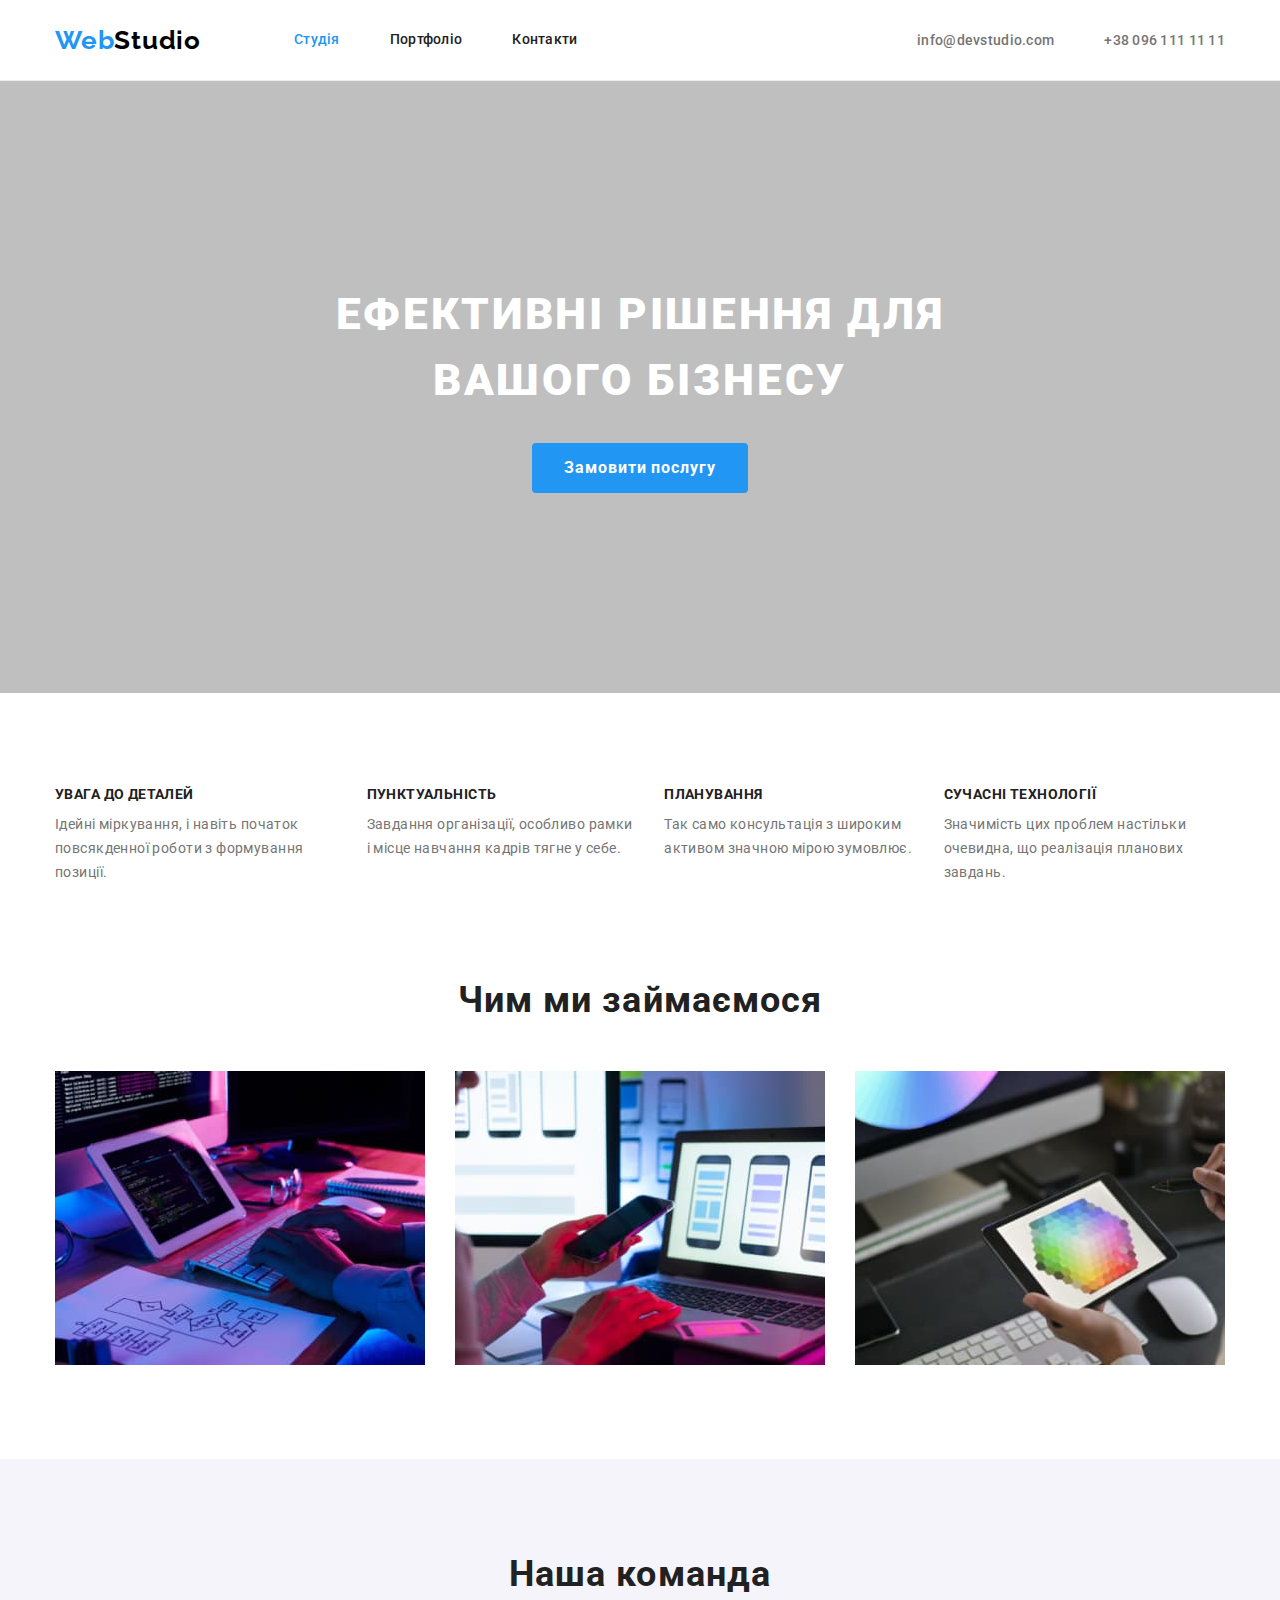
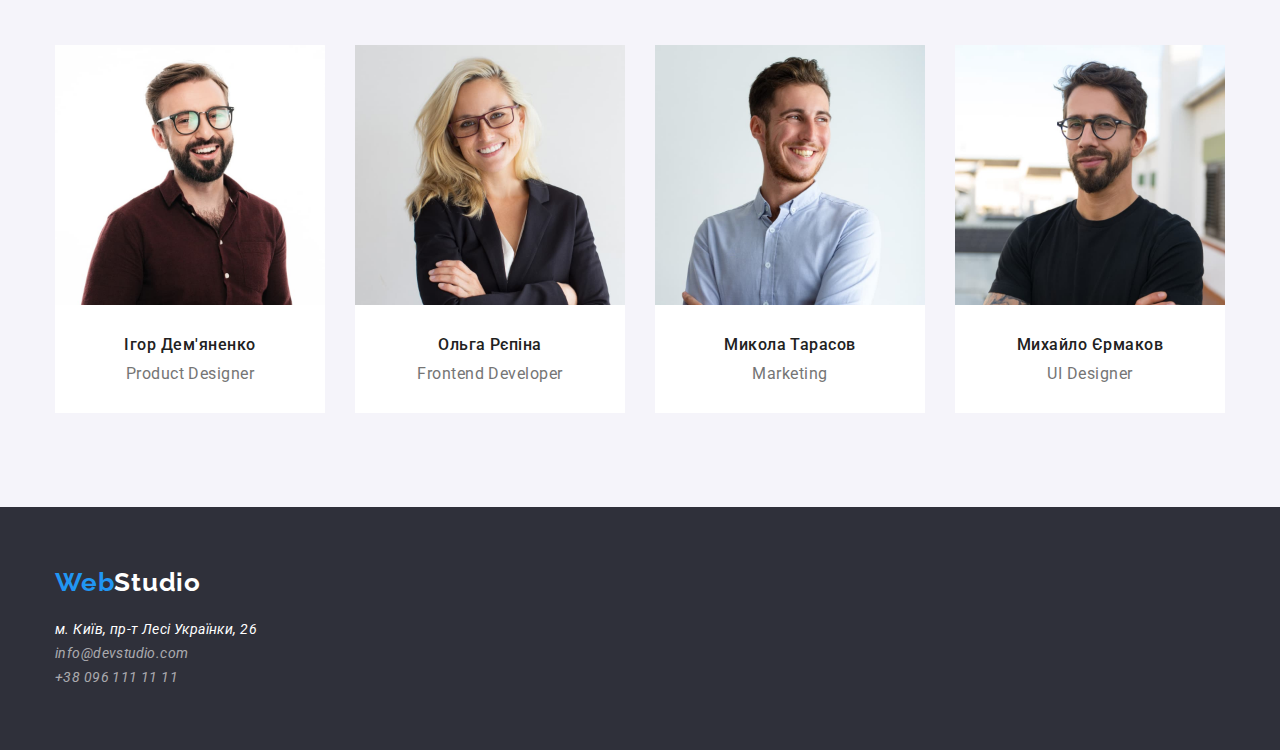
<file: index.html>
<!DOCTYPE html>
<html lang="uk">
<head>
    <meta charset="UTF-8">
    <meta http-equiv="X-UA-Compatible" content="IE=edge">
    <meta name="viewport" content="width=device-width, initial-scale=1.0">
    
    <title>Головна</title>

    <link rel="preconnect" href="https://fonts.googleapis.com">
    <link rel="preconnect" href="https://fonts.gstatic.com" crossorigin>
    <link href="https://fonts.googleapis.com/css2?family=Raleway:wght@700&family=Roboto:wght@400;500;700;900&display=swap" rel="stylesheet">
    <link rel="stylesheet"  href="https://cdnjs.cloudflare.com/ajax/libs/modern-normalize/1.0.0/modern-normalize.min.css" />
    <link rel="stylesheet" href="./css/style.css">
</head>
<body>
    <header class=" main-header">
        <!-- navigation-->
        <div class="container header">
           
            <a  class="logo link" href="./index.html" ><span class="logo-color">Web</span>Studio</a>
            <nav>
              <ul class="list site-nav">
                <li class="nav-item"><a class="link nav-link activ" href="./index.html" >Студія</a></li>
                <li class="nav-item"><a class="link nav-link" href="./portfolio.html" >Портфоліо</a></li>
                <li class="nav-item"><a class="link nav-link" href="#contact" >Контакти</a></li>
              </ul>
           </nav>
            <ul class="list contact">
                <li><a class="link contact-link" href="mailto:info@devstudio.com">info@devstudio.com</a></li>
                <li><a class="link contact-link" href="tel:+380961111111">+38 096 111 11 11</a></li>
            </ul>
         </div>
        
    </header>

    <main>
        <!-- HERO-->
<section class="hero">
    <div class="container">
        <h1 class="hero-title"> Ефективні рішення для <br>вашого бізнесу </h1>
        <button class="hero-btn">Замовити послугу</button>
    </div>

</section>
<!-- SPECIAL-----osobennsti -->
<section class="container">
    <h2 class="visually-hidden">Особливості</h2>
    <ul class="list special">
        <li>
            <h3 class="special-title">УВАГА ДО ДЕТАЛЕЙ</h3>
            <p class="special-desc">Ідейні міркування, і навіть початок повсякденної роботи з формування позиції.</p>
        </li>
        <li>
            <h3 class="special-title">ПУНКТУАЛЬНІСТЬ</h3>
            <p class="special-desc">Завдання організації, особливо рамки і місце навчання кадрів тягне у себе.</p>
        </li>
        <li>
            <h3 class="special-title">ПЛАНУВАННЯ</h3>
            <p class="special-desc">Так само консультація з широким активом значною мірою зумовлює.</p>
        </li>
        <li>
            <h3 class="special-title">СУЧАСНІ ТЕХНОЛОГІЇ</h3>
            <p class="special-desc">Значимість цих проблем настільки очевидна, що реалізація планових завдань.</p>
        </li>
    </ul>
</section>
<!-- ----DOING------Чим ми займаємося-->
<section class="container">
    <h2 class="doing-title">Чим ми займаємося</h2>
    <ul class="list doing">
        <li>
            <img src="./images/img1.jpg" alt="img1" width="370" >
        </li>
        <li>
            <img src="./images/img2.jpg" alt="img2" width="370" >
        </li>
        <li>
            <img src="./images/img3.jpg" alt="img3" width="370" >
        </li>
    </ul>
</section>
<!--Наша команда-->
<section class="team-section ">
    <div class="container team">
        <h2 class="team-title">Наша команда</h2>
    <ul class="list teamList">
        <li class="team-item">
            <img src="./images/pers1.jpg" alt="pers1" width="270" >
            <h3 class="teamList-title">Ігор Дем'яненко</h3>
            <p class="teamList-desc">Product Designer</p>
        </li>
        <li class="team-item">
            <img src="./images/pers2.jpg" alt="pers2" width="270">
            <h3 class="teamList-title">Ольга Рєпіна</h3>
            <p class="teamList-desc">Frontend Developer</p>
        </li>
        <li class="team-item">
            <img src="./images/pers3.jpg" alt="pers3" width="270">
            <h3 class="teamList-title">Микола Тарасов</h3>
            <p class="teamList-desc">Marketing</p>
        </li>
        <li class="team-item">
            <img src="./images/pers4.jpg" alt="pers4" width="270">
            <h3 class="teamList-title">Михайло Єрмаков</h3>
            <p class="teamList-desc">UI Designer</p>
        </li>
    </ul>
    </div>
    
</section>
     </main>
<!--adress-->
<footer class="footer" id="contact">
    <div class="container ">
        <a class="link logo-footer" href="./index.html" ><span class="logo-color">Web</span>Studio</a>
        <address class="adress"> м. Київ, пр-т Лесі Українки, 26
        <br>
        <a class="link adress-link" href="mailto:info@devstudio.com">info@devstudio.com</a>
        <br>
        <a class="link adress-link" href="tel:+380961111111">+38 096 111 11 11</a>    
</address>
    </div>
</footer>
</body>
</html>
</file>
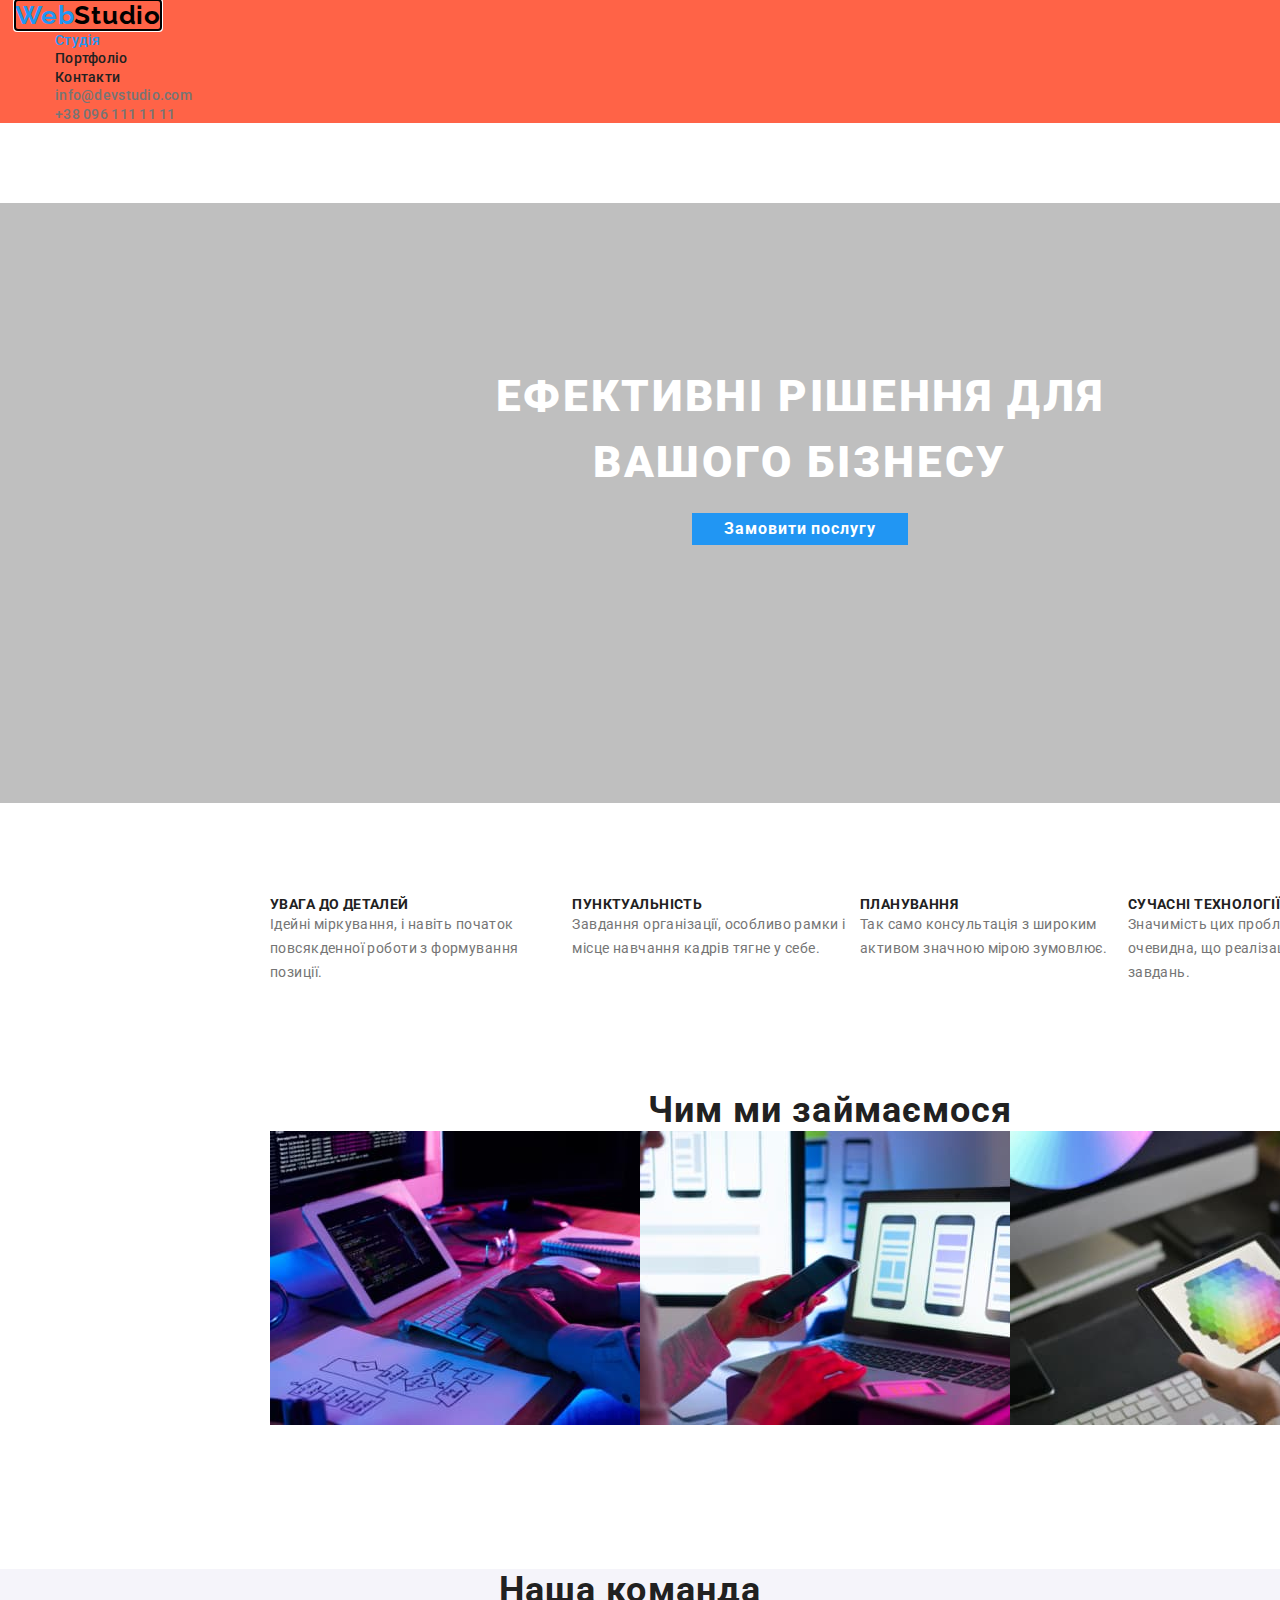
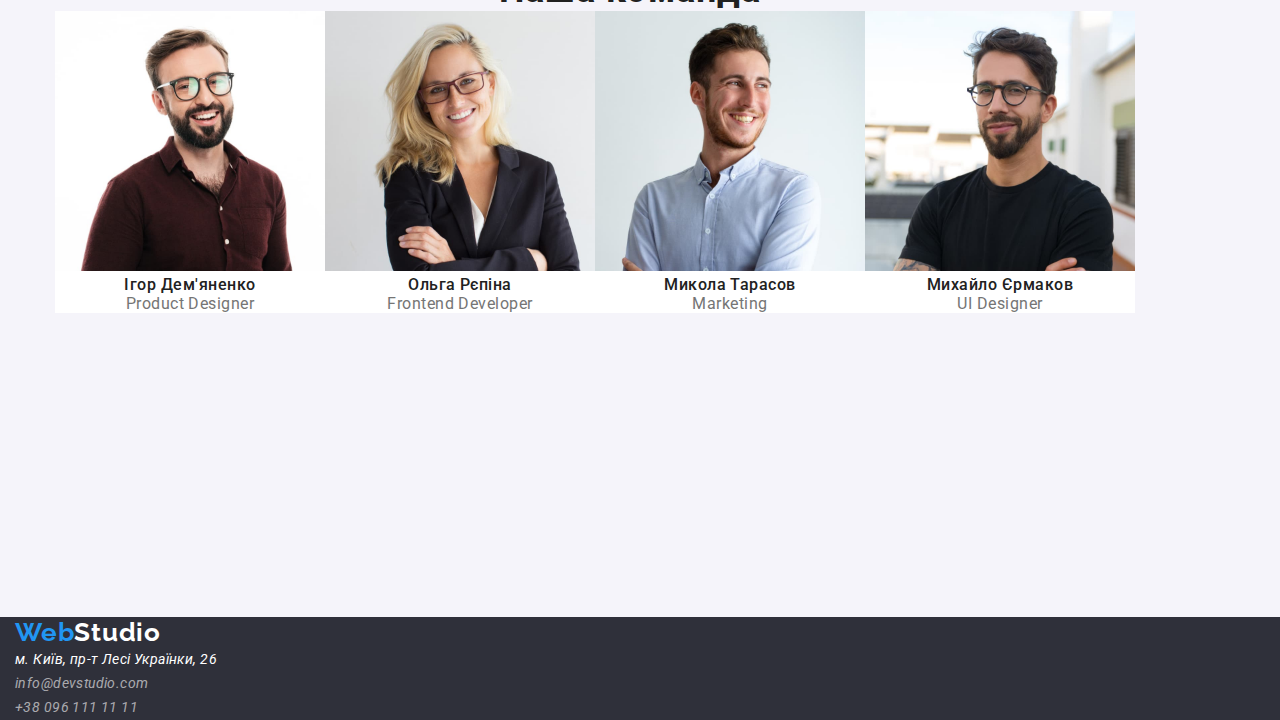
<file: .vscode/index.html>
<!DOCTYPE html>
<html lang="uk">
<head>
    
    <meta charset="UTF-8">
    <meta http-equiv="X-UA-Compatible" content="IE=edge">
    <meta name="viewport" content="width=device-width, initial-scale=1.0">
    <title>Головна</title>
    <link rel="preconnect" href="https://fonts.googleapis.com">
<link rel="preconnect" href="https://fonts.gstatic.com" crossorigin>
<link href="https://fonts.googleapis.com/css2?family=Raleway:wght@700&family=Roboto:wght@400;500;700;900&display=swap" rel="stylesheet">
<link rel="stylesheet"  href="https://cdnjs.cloudflare.com/ajax/libs/modern-normalize/1.0.0/modern-normalize.min.css" />
<link rel="stylesheet" href="./css/style.css">
</head>
<body>

    <header class="header">
       <div class="conteiner header-style">
        <a  class="logo link" href="./index.html" ><span class="logo-color">Web</span>Studio</a>
        <!-- navigation-->
        <nav>
          <ul class="list nav-list">
            <li><a class="link nav-link activ" href="./index.html" >Студія</a></li>
            <li><a class="link nav-link" href="./portfolio.html" >Портфоліо</a></li>
            <li><a class="link nav-link" href="#contact" >Контакти</a></li>
          </ul>
       </nav>
        <ul class="list">
            <li><a class="link contact-link" href="mailto:info@devstudio.com">info@devstudio.com</a></li>
            <li><a class="link contact-link" href="tel:+380961111111">+38 096 111 11 11</a></li>
        </ul>
       </div>
    </header>

    <main>
        <!-- HERO-->
<section class="hero">
    <div>
<h1 class="hero-title"> Ефективні рішення для <br>вашого бізнесу </h1>
<button class="hero-btn">Замовити послугу</button>
    </div>
</section>
<!-- SPECIAL-----osobennsti -->
<section class="special">
    <div class="conteiner">
        <h2 class="visually-hidden">Особливості</h2>
        <ul class="list special-list">
            <li>
                <h3 class="special-title">УВАГА ДО ДЕТАЛЕЙ</h3>
                <p class="special-desc">Ідейні міркування, і навіть початок повсякденної роботи з формування позиції.</p>
            </li>
            <li>
                <h3 class="special-title">ПУНКТУАЛЬНІСТЬ</h3>
                <p class="special-desc">Завдання організації, особливо рамки і місце навчання кадрів тягне у себе.</p>
            </li>
            <li>
                <h3 class="special-title">ПЛАНУВАННЯ</h3>
                <p class="special-desc">Так само консультація з широким активом значною мірою зумовлює.</p>
            </li>
            <li>
                <h3 class="special-title">СУЧАСНІ ТЕХНОЛОГІЇ</h3>
                <p class="special-desc">Значимість цих проблем настільки очевидна, що реалізація планових завдань.</p>
        </li>
        </ul>
    
    </div>
</section>
<!-- ----DOING------Чим ми займаємося-->
<section class="doing">
    <div class="conteiner">
        <h2 class="doing-title">Чим ми займаємося</h2>
        <ul class="list doing-list">
            <li>
                <img src="./images/img1.jpg" alt="img1" width="370" >
            </li>
            <li>
                <img src="./images/img2.jpg" alt="img2" width="370" >
            </li>
            <li>
                <img src="./images/img3.jpg" alt="img3" width="370" >
            </li>
        </ul>
    </div>
    
</section>
<!--Наша команда-->
<section class="team">
    <div class="conteiner">
        <h2 class="conteiner team-title">Наша команда</h2>
        <ul class="list teamList">
            <li class="team-item">
                <img src="./images/pers1.jpg" alt="pers1" width="270" >
                <h3 class="teamList-title">Ігор Дем'яненко</h3>
                <p class="teamList-desc">Product Designer</p>
            </li>
            <li class="team-item">
                <img src="./images/pers2.jpg" alt="pers2" width="270">
                <h3 class="teamList-title">Ольга Рєпіна</h3>
                <p class="teamList-desc">Frontend Developer</p>
            </li>
            <li class="team-item">
                <img src="./images/pers3.jpg" alt="pers3" width="270">
                <h3 class="teamList-title">Микола Тарасов</h3>
                <p class="teamList-desc">Marketing</p>
            </li>
            <li class="team-item">
                <img src="./images/pers4.jpg" alt="pers4" width="270">
                <h3 class="teamList-title">Михайло Єрмаков</h3>
                <p class="teamList-desc">UI Designer</p>
            </li>
        </ul>
    </div>
</section>
     </main>
<!--adress-->
<footer class="footer" id="contact">
    <div class="conteiner">
        <a class="link logo-footer" href="./index.html" ><span class="logo-color">Web</span>Studio</a>
        <address class="adress"> м. Київ, пр-т Лесі Українки, 26
            <br>
            <a class="link adress-link" href="mailto:info@devstudio.com">info@devstudio.com</a>
            <br>
            <a class="link adress-link" href="tel:+380961111111">+38 096 111 11 11</a>    
        </address>
    </div>
</footer>
</body>
</html>
</file>
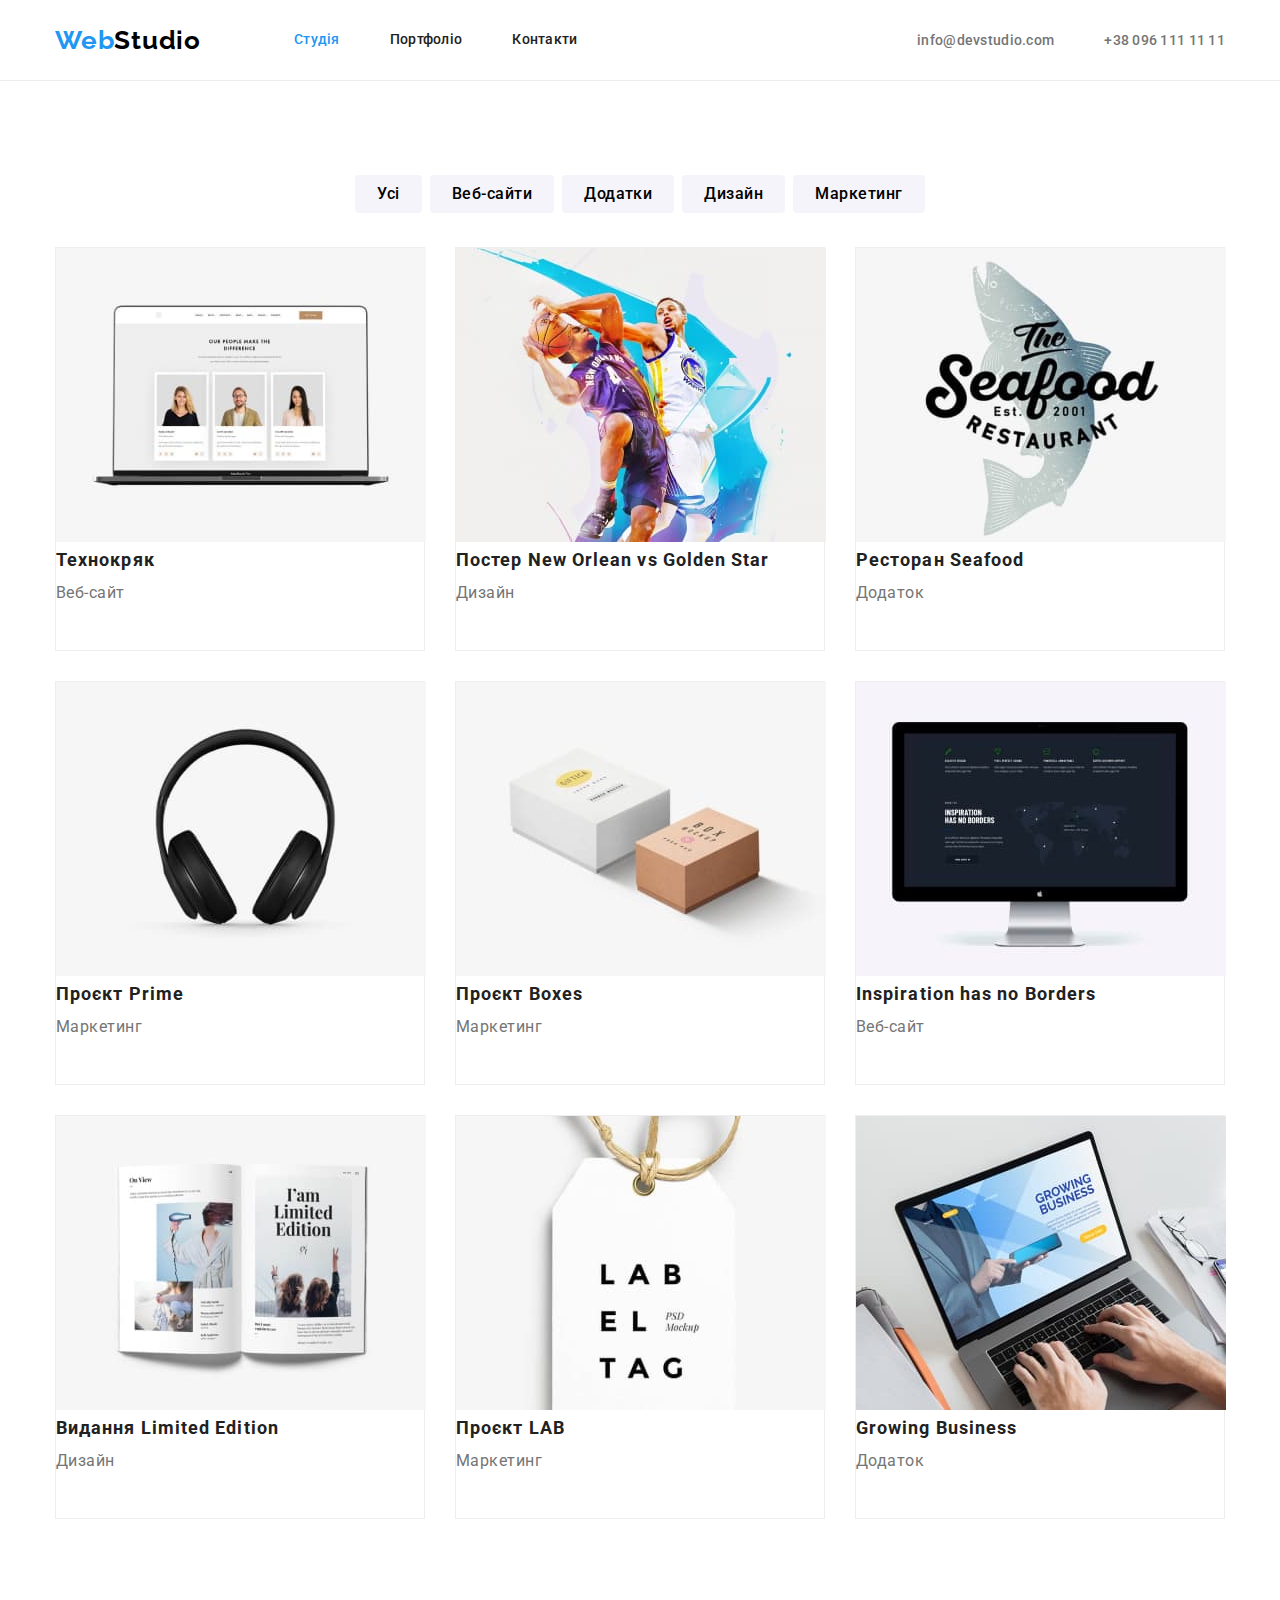
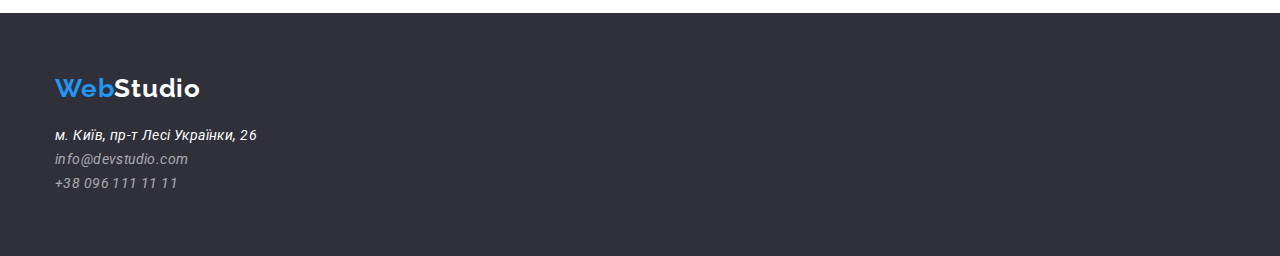
<file: portfolio.html>
<!DOCTYPE html>
<html lang="uk">
    <head>
    
        <meta charset="UTF-8">
        <meta http-equiv="X-UA-Compatible" content="IE=edge">
        <meta name="viewport" content="width=device-width, initial-scale=1.0">
        <title>Головна</title>
        <link rel="preconnect" href="https://fonts.googleapis.com">
    <link rel="preconnect" href="https://fonts.gstatic.com" crossorigin>
    <link href="https://fonts.googleapis.com/css2?family=Raleway:wght@700&family=Roboto:wght@400;500;700;900&display=swap" rel="stylesheet">
    <link rel="stylesheet"  href="https://cdnjs.cloudflare.com/ajax/libs/modern-normalize/1.0.0/modern-normalize.min.css" />
    <link rel="stylesheet" href="./css/style.css">
    </head>
    <body>
    
        <header class=" main-header">
            <!-- navigation-->
            <div class="container header">
              
               <a  class="logo link" href="./index.html" ><span class="logo-color">Web</span>Studio</a>
               <nav>
                 <ul class="list site-nav">
                   <li class="nav-item"><a class="link nav-link activ" href="./index.html" >Студія</a></li>
                   <li class="nav-item"><a class="link nav-link" href="./portfolio.html" >Портфоліо</a></li>
                   <li class="nav-item"><a class="link nav-link" href="#contact" >Контакти</a></li>
                 </ul>
              </nav>
               <ul class="list contact">
                   <li><a class="link contact-link" href="mailto:info@devstudio.com">info@devstudio.com</a></li>
                   <li><a class="link contact-link" href="tel:+380961111111">+38 096 111 11 11</a></li>
               </ul>
            </div>
           
       </header>

    <main>
    <section>
       <div class="container">
        <div class="main-portfolio">
            <ul class="list filter-list ">
                <li>
                    <button class=" filter-btn" type="button">Усі</button>
                </li>
                <li>
                    <button class=" filter-btn" type="button">Веб-сайти</button>
                </li>
                <li>
                    <button class=" filter-btn" type="button">Додатки</button>
                </li>
                <li>
                    <button class=" filter-btn" type="button">Дизайн</button>
                </li>
                <li>
                    <button class=" filter-btn" type="button">Маркетинг</button>
                </li>

            </ul>

            <h1 class="visually-hidden">Портфоліо</h1>
            <ul class="list portfolio">
                <li  class="portfolio-item">
                    <img src="./images/1tehno.jpg" alt="1tehno" width="370">
                    <h2 class="portfolio-title">Технокряк</h2>
                    <p class="portfolio-desc">Веб-сайт</p>
                </li>
                <li class="portfolio-item">
                    <img src="./images/2poster.jpg" alt="poster" width="370">
                    <h2 class="portfolio-title">Постер New Orlean vs Golden Star</h2>
                    <p class="portfolio-desc">Дизайн</p>
                </li>
                <li class="portfolio-item">
                    <img src="./images/3restaurant.jpg" alt="restaurant" width="370">
                    <h2 class="portfolio-title">Ресторан Seafood</h2>
                    <p class="portfolio-desc">Додаток</p>
                
                </li>
                <li class="portfolio-item">
                    <img src="./images/4prime.jpg" alt="prime" width="370">
                    <h2 class="portfolio-title">Проєкт Prime</h2>
                    <p class="portfolio-desc">Маркетинг</p>
                </li>
                <li class="portfolio-item">
                    <img src="./images/5boxes.jpg" alt="boxes" width="370">
                    <h2 class="portfolio-title">Проєкт Boxes</h2>
                    <p class="portfolio-desc">Маркетинг</p>
                </li>
                <li class="portfolio-item">
                    <img src="./images/6inspir.jpg" alt="inspir" width="370">
                    <h2 class="portfolio-title">Inspiration has no Borders</h2>
                    <p class="portfolio-desc">Веб-сайт</p>
                </li>
                <li class="portfolio-item">
                    <img src="./images/7jornal.jpg" alt="jornal" width="370">
                    <h2 class="portfolio-title">Видання Limited Edition</h2>
                    <p class="portfolio-desc">Дизайн</p>
                </li>
                <li class="portfolio-item">
                    <img src="./images/8lab.jpg" alt="lab" width="370">
                    <h2 class="portfolio-title">Проєкт LAB</h2>
                    <p class="portfolio-desc">Маркетинг</p>
                </li>
                <li class="portfolio-item">
                    <img src="./images/9grow.jpg" alt="img1" width="370">
                    <h2 class="portfolio-title">Growing Business</h2>
                    <p class="portfolio-desc">Додаток</p>
                </li>
            </ul>
        </div>
        </div>
    </section>
</main>
<footer class="footer" id="contact">
    <div class="container ">
        <a class="link logo-footer" href="./index.html" ><span class="logo-color">Web</span>Studio</a>
        <address class="adress"> м. Київ, пр-т Лесі Українки, 26
        <br>
        <a class="link adress-link" href="mailto:info@devstudio.com">info@devstudio.com</a>
        <br>
        <a class="link adress-link" href="tel:+380961111111">+38 096 111 11 11</a>    
</address>
    </div>
</footer>

</body>
</html>
</file>
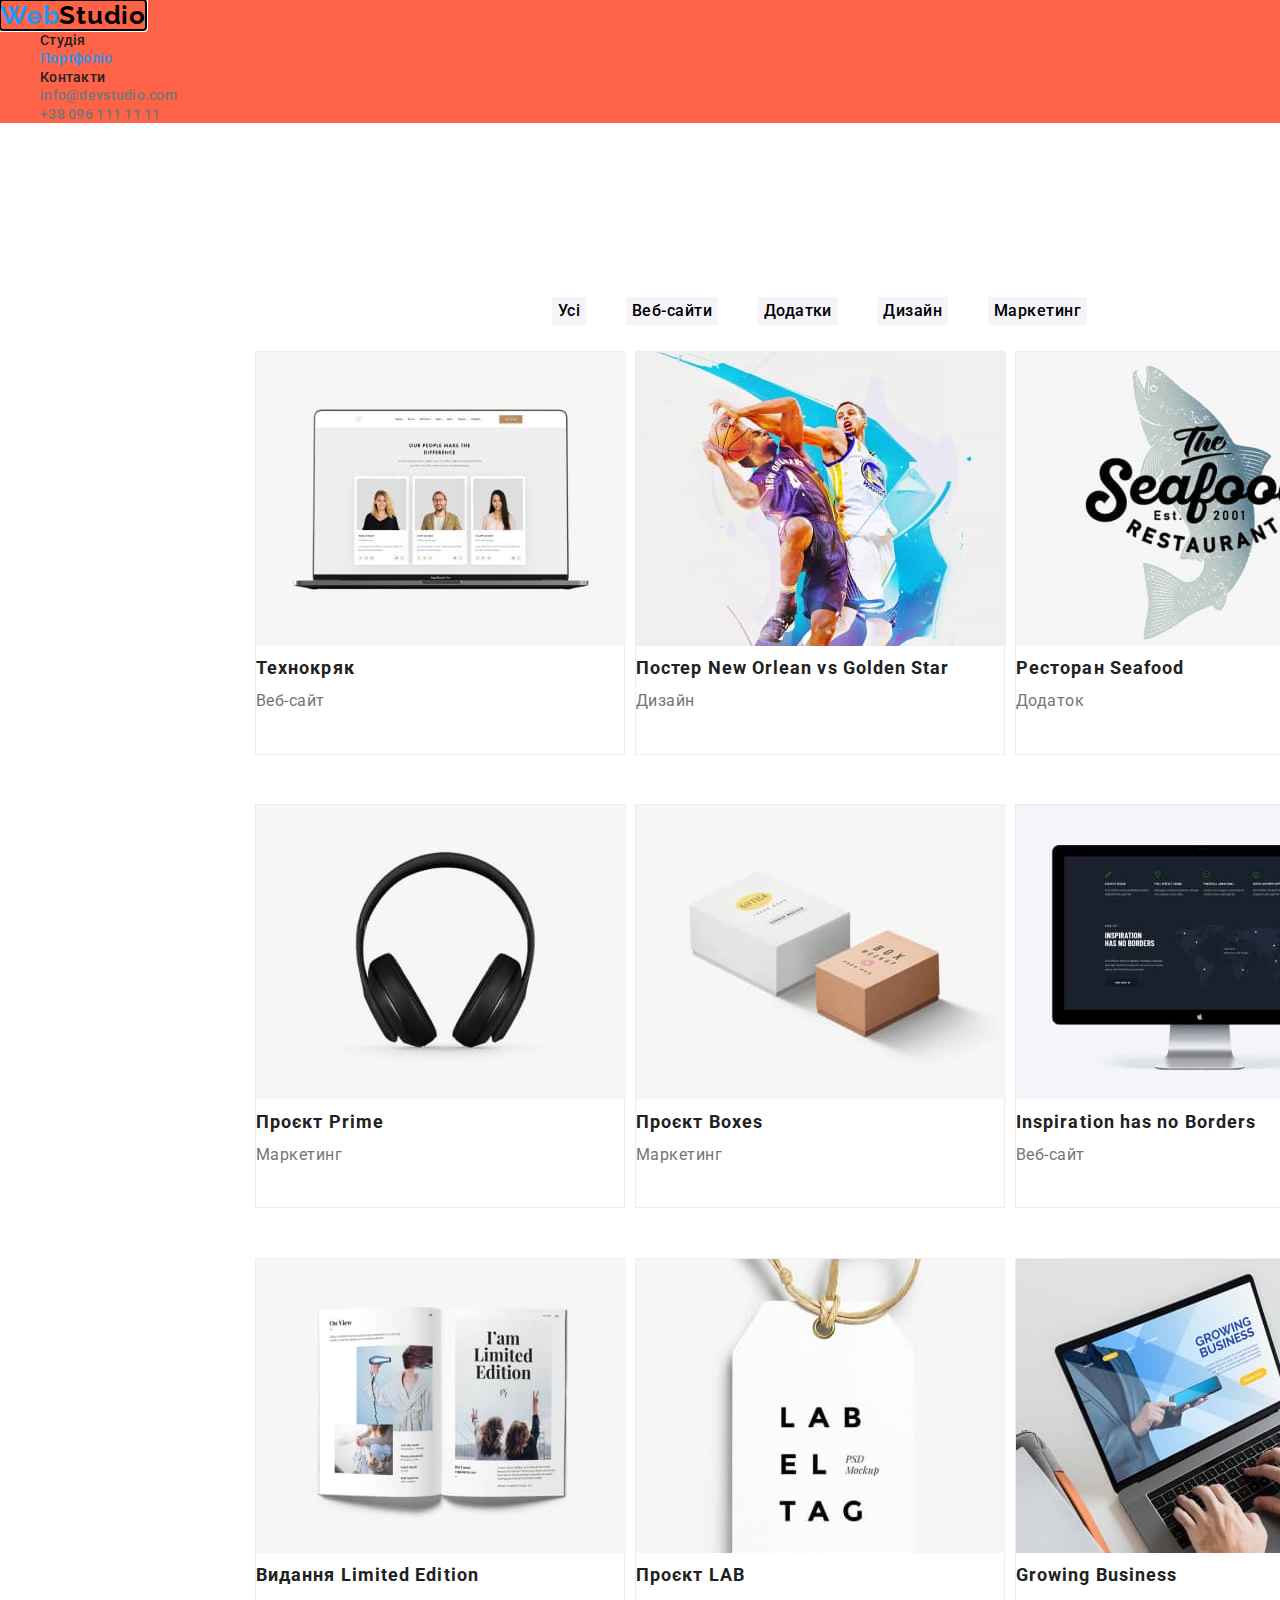
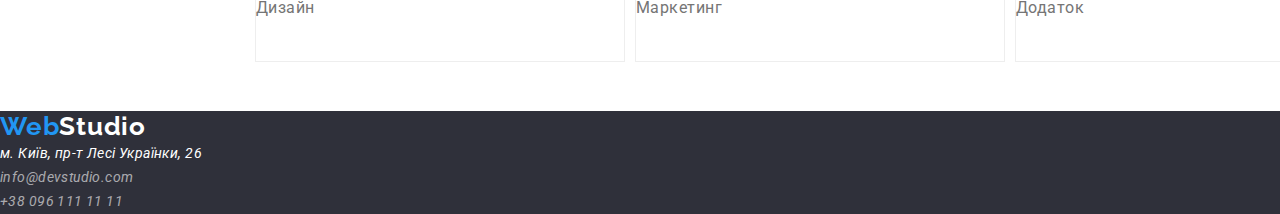
<file: .vscode/portfolio.html>
<!DOCTYPE html>
<html lang="uk">
    <head>
    
        <meta charset="UTF-8">
        <meta http-equiv="X-UA-Compatible" content="IE=edge">
        <meta name="viewport" content="width=device-width, initial-scale=1.0">
        <title>Головна</title>
        <link rel="preconnect" href="https://fonts.googleapis.com">
    <link rel="preconnect" href="https://fonts.gstatic.com" crossorigin>
    <link href="https://fonts.googleapis.com/css2?family=Raleway:wght@700&family=Roboto:wght@400;500;700;900&display=swap" rel="stylesheet">
    <link rel="stylesheet"  href="https://cdnjs.cloudflare.com/ajax/libs/modern-normalize/1.0.0/modern-normalize.min.css" />
    <link rel="stylesheet" href="./css/style.css">
    </head>
    <body>
    
       
        <header class="header">
            <a  class="logo link" href="./index.html" ><span class="logo-color">Web</span>Studio</a>
            <!-- navigation-->
            <nav>
              <ul class="list">
                <li><a class="link nav-link" href="./index.html" >Студія</a></li>
                <li><a class="link nav-link activ" href="./portfolio.html" >Портфоліо</a></li>
                <li><a class="link nav-link" href="#contact" >Контакти</a></li>
              </ul>
           </nav>
            <ul class="list">
                <li><a class="link contact-link" href="mailto:info@devstudio.com">info@devstudio.com</a></li>
                <li><a class="link contact-link" href="tel:+380961111111">+38 096 111 11 11</a></li>
            </ul>
        </header>

    <main>
    <section class="main-portfolio">
       
        <ul class="list filter-list ">
            <li>
                <button class="filter-btn" type="button">Усі</button>
            </li>
            <li>
                <button class="filter-btn" type="button">Веб-сайти</button>
            </li>
            <li>
                <button class="filter-btn" type="button">Додатки</button>
            </li>
            <li>
                <button class="filter-btn" type="button">Дизайн</button>
            </li>
            <li>
                <button class="filter-btn" type="button">Маркетинг</button>
            </li>

        </ul>

        <h1 class="visually-hidden">Портфоліо</h1>
        <ul class="list portfolio">
            <li  class="portfolio-item">
                <img src="./images/1tehno.jpg" alt="1tehno" width="370">
                <h2 class="portfolio-title">Технокряк</h2>
                <p class="portfolio-desc">Веб-сайт</p>
            </li>
            <li class="portfolio-item">
                <img src="./images/2poster.jpg" alt="poster" width="370">
                <h2 class="portfolio-title">Постер New Orlean vs Golden Star</h2>
                <p class="portfolio-desc">Дизайн</p>
            </li>
            <li class="portfolio-item">
                <img src="./images/3restaurant.jpg" alt="restaurant" width="370">
                <h2 class="portfolio-title">Ресторан Seafood</h2>
                <p class="portfolio-desc">Додаток</p>
            
            </li>
            <li class="portfolio-item">
                <img src="./images/4prime.jpg" alt="prime" width="370">
                <h2 class="portfolio-title">Проєкт Prime</h2>
                <p class="portfolio-desc">Маркетинг</p>
            </li>
            <li class="portfolio-item">
                <img src="./images/5boxes.jpg" alt="boxes" width="370">
                <h2 class="portfolio-title">Проєкт Boxes</h2>
                <p class="portfolio-desc">Маркетинг</p>
            </li>
            <li class="portfolio-item">
                <img src="./images/6inspir.jpg" alt="inspir" width="370">
                <h2 class="portfolio-title">Inspiration has no Borders</h2>
                <p class="portfolio-desc">Веб-сайт</p>
            </li>
            <li class="portfolio-item">
                <img src="./images/7jornal.jpg" alt="jornal" width="370">
                <h2 class="portfolio-title">Видання Limited Edition</h2>
                <p class="portfolio-desc">Дизайн</p>
            </li>
            <li class="portfolio-item">
                <img src="./images/8lab.jpg" alt="lab" width="370">
                <h2 class="portfolio-title">Проєкт LAB</h2>
                <p class="portfolio-desc">Маркетинг</p>
            </li>
            <li class="portfolio-item">
                <img src="./images/9grow.jpg" alt="img1" width="370">
                <h2 class="portfolio-title">Growing Business</h2>
                <p class="portfolio-desc">Додаток</p>
            </li>
            
            
        </ul>
    </section>
</main>
<footer class="footer" id="contact">
    <a class="link logo-footer" href="./index.html" ><span class="logo-color">Web</span>Studio</a>
    <address class="adress"> м. Київ, пр-т Лесі Українки, 26
    <br>
  <a class="link adress-link" href="mailto:info@devstudio.com">info@devstudio.com</a>
    <br>
   <a class="link adress-link" href="tel:+380961111111">+38 096 111 11 11</a>    
</address>
</footer>

</body>
</html>
</file>
<file: css/style.css>
:root {
--background-section-color: #F5F4FA;
--brand-color: #2196F3;
--text-color-white:#FFFFFF;
--desc-color: #757575;
--link-head-color: #757575;
--main-text-color: #212121;
--white-fon-color: #ffffff;
--active-button: #188CE8;
}

body {
   font-family: 'Roboto','Raleway', sans-serif;
   color: var(--main-text-color);
   background-color: var(--white-fon-color);
} 
.link{
   text-decoration: none;
}

.list {
   list-style: none;
}

.visually-hidden {
   position: absolute;
    white-space: nowrap;
    width: 1px;
    height: 1px;
    overflow: hidden;
    border: 0;
    padding: 0;
    clip: rect(0 0 0 0);
    clip-path: inset(50%);
    margin: -1px;
 }
    h1,
    h2,
    h3,
    h4,
    h5,
    h6,
    p {
      margin:0;
    }
    ul {
      margin:0;
      padding:0;
    }
    button {
      cursor: pointer;
      display: block;
      border-radius: 4px;
      
    }
    img {
      display: block;
    }
    .address {
      font-size: normal;
    }
    .container {
      width: 1200px;
      padding-left: 15px;
      padding-right: 15px;
      margin-left: auto;
      margin-right: auto;
      
    }


/* ------- HEADER--------------------шапка*/
.main-header{
   border-bottom: 1px solid #ECECEC;
}
.header {
   display: flex;
   align-items: center;

}
.logo {
   color: #000000;
   font-family: 'Raleway';
   font-size: 26px;
   font-weight: 700;
   line-height: 1.19;
   letter-spacing: 0.03em;

/* identical to box height */
}
.logo-color {
   color: var(--brand-color);
}
/* ---header nav----*/
.site-nav{
   display:flex;
   margin-left: 93px;
}

.site-nav .nav-item+ .nav-item {
   margin-left: 50px;
}
.nav-link{
   display: block;
   padding-top: 32px;
   padding-bottom: 32px;

   color: var(--main-text-color);
   font-size: 14px;
   font-weight: 500;
   line-height: 1.14;
   letter-spacing: 0.02em;
  
}

.nav-link:hover,
.nav-link:focus,
.contact-link:hover , 
.contact-link:focus ,
.adress-link:hover ,
.adress-link:focus , .activ {
   color: var(--brand-color);
}

/* header contact*/
.contact {
   display: flex;
   margin-left: auto;
}
.contact li:not(:first-child){
   margin-left: 50px;
}
.contact-link {
   font-weight: 500;
   font-size: 14px;
   line-height: 1.14;
   letter-spacing: 0.02em;

   color: var(--link-head-color);
}

/* ---main section HERO----------------*/
.hero {
   padding-top: 200px;
   padding-bottom: 200px;

   background-color: rgba(0, 0, 0, 0.25);
   color: var(--text-color-white);
 
}

.hero-title {
   margin-bottom: 30px;

   font-weight: 900;
   font-size: 44px;
   line-height: 1.5;
/* or 136% */

   text-align: center;
   letter-spacing: 0.06em;
   text-transform: uppercase;
}
.hero-btn {
   width:216px;
   height: 50px;
   padding: 0;
   margin-left: auto;
   margin-right: auto;

   background-color: var(--brand-color);
   color: var(--text-color-white);
   cursor: pointer;
   border: none;
   font-family: inherit;
   font-style: normal;
   font-weight: 700;
   font-size: 16px;
   line-height: 1.9;
   /* identical to box height, or 188% */

   text-align: center;
   letter-spacing: 0.06em;
   
  
}

.hero-btn:focus,
.hero-btn:hover {
      background-color:var(--active-button);
   }
/* main section --SPECIAL-- особенности*/

.special {
  padding: 94px 0;
  display: flex;
  gap:30px;
}


.special-title {
   margin-bottom: 10px;
   font-weight: 700;
   font-size: 14px;
   line-height: 1.14;
   letter-spacing: 0.03em;
   text-transform: uppercase;
}
.special-desc {
   color:var(--desc-color);
   font-size: 14px;
   line-height: 1.71;
   /* or 171% */
   letter-spacing: 0.03em;
}

/* main section we are DOING Чим ми займаємося */
.doing-title {
   margin-bottom: 50px;
   font-weight: 700;
   font-size: 36px;
   line-height: 1.17;
   text-align: center;
   letter-spacing: 0.03em;
   color: var(--main-text-color);
}
.doing {
   display: flex;
   gap:30px;
   padding-bottom: 94px;
}

/* main section our team Наша команда */
.team-section {
   background-color: #F5F4FA;
}
.team {
   padding-top: 94px;
   padding-bottom: 94px;
   
}
.team-title {
   margin-bottom: 50px;

   font-weight: 700;
   font-size: 36px;
   line-height: 1.17;
   text-align: center;
   letter-spacing: 0.03em;
}
.teamList {
   display: flex;
   gap:30px;
}

.team-item {
   padding-bottom: 30px;

   background-color:var(--white-fon-color);
}

.teamList-title {
   margin-top: 30px;
   margin-bottom:10px ;

   font-weight: 500;
   font-size: 16px;
   line-height: 1.19;
   /* identical to box height */

   text-align: center;
   letter-spacing: 0.03em;
   color: var(--main-text-color);
}
.teamList-desc {
   font-size: 16px;
   line-height: 1.19;
   /* identical to box height */

   text-align: center;
   letter-spacing: 0.03em;

   color: var(--desc-color);
}
/* footer */
.footer {
   background-color: #2F303A;
   color: var(--text-color-white);
   padding: 60px 0;
} 

.adress {
   font-size: 14px;
   line-height: 1.71;
   /* or 171% */

   letter-spacing: 0.03em;
}
.adress-link {
   font-size: 14px;
   line-height: 1.71;
   /* or 171% */

   letter-spacing: 0.03em;

   color: rgba(255, 255, 255, 0.6);
   
}

.logo-footer {
   display: block;
   margin-bottom: 20px;

   font-family: 'Raleway';
   font-weight: 700;
   font-size: 26px;
   line-height: 1.19;
   /* identical to box height */

   letter-spacing: 0.03em;
   color: var(--text-color-white);
}
/*---------------------portfolio-----page 2-------------*/

/* portfolio main section */
.main-portfolio {
  padding: 94px 0;
}

.filter-list {
   display:flex;
   justify-content: center;
   margin-bottom: 34px;
   margin-right: 0;
 }
.filter-list li {
   margin-left: 8px;
}
.filter-list li:first-child {
   margin-left: 0;
}
.filter-btn {
   display: block;
   padding: 6px 22px;
   background-color: #F5F4FA;
   cursor: pointer;
   border: none;
   font-family: inherit;
   font-weight: 500;
   font-size: 16px;
   line-height: 1.62;
   /* identical to box height, or 162% */

   text-align: center;
   letter-spacing: 0.03em;
}

.filter-btn:hover ,
.filter-btn:focus {
 background-color: var(--brand-color);
 color: var(--text-color-white);
}

.filter-btn:first-child{
   margin-left: 0;
}
.portfolio {
   display:flex;
   flex-wrap:wrap ;  
}
.portfolio-item {
   width:370px;  
   height: 404px;
   box-sizing: border-box; 
   border: 1px solid #EEEEEE;
   margin-right: 30px;
   margin-bottom: 30px;
}
.portfolio-item:nth-child(3n) {
   margin-right:0;
}
.portfolio-item:nth-last-child(-n+3) {
   margin-bottom:0;
}

.portfolio-item p {
   color: var(--desc-color);
}
.portfolio-title {
   font-weight: 700;
   font-size: 18px;
   line-height: 2;
   /* identical to box height, or 200% */

   letter-spacing: 0.06em;
}

.portfolio-desc {
   font-size: 16px;
   line-height: 1.87;
   /* identical to box height, or 188% */
   letter-spacing: 0.03em;
}
</file>
<file: .vscode/css/style.css>
:root {
--background-section-color: #F5F4FA;
--brand-color: #2196F3;
--text-color-white:#FFFFFF;
--desc-color: #757575;
--link-head-color: #757575;
--main-text-color: #212121;
--white-fon-color: #ffffff;
}

body {
   font-family: 'Roboto','Raleway', sans-serif;
   color: var(--main-text-color);
   background-color: var(--white-fon-color);
} 

.link{
   text-decoration: none;
   margin-top: 0;
}

.list {
   list-style: none;
   margin-top: 0;
}

.visually-hidden {
   position: absolute;
    white-space: nowrap;
    width: 1px;
    height: 1px;
    overflow: hidden;
    border: 0;
    padding: 0;
    clip: rect(0 0 0 0);
    clip-path: inset(50%);
    margin: -1px;
 }
 h1,
h2,
h3,
h4,
h5,
h6,
p,
ul{
  margin: 0;
}
/* ------- HEADER--------------------шапка*/
.header  {
background-color: tomato;

}
.conteiner {
   width: 1230px;
   padding-left:15px ;
   padding-right: 15px;
   
}

.logo {
   color: #000000;
   font-family: 'Raleway';
   font-size: 26px;
   font-weight: 700;
   line-height: 1.19;
   letter-spacing: 0.03em;
   width: 145px;
   height: 31px;
   outline: auto;
/* identical to box height */
}
.header-style>a {
   margin-top: 0;
}
.logo-color {
   color: var(--brand-color);
}
/* header nav*/
.nav-list {
  

}
.nav-link{
   color: var(--main-text-color);
   font-size: 14px;
   font-weight: 500;
   line-height: 1.14;
   letter-spacing: 0.02em;
}
.nav-link:hover,
.nav-link:focus,
.contact-link:hover , 
.contact-link:focus ,
.adress-link:hover ,
.adress-link:focus , .activ {
   color: var(--brand-color);
}
   
/* header contact*/
.contact-link {
   font-weight: 500;
   font-size: 14px;
   line-height: 1.14;
   letter-spacing: 0.02em;

   color: var(--link-head-color);
}

/* ---main section HERO----------------*/
.hero {
   background-color: rgba(0, 0, 0, 0.25);
   color: var(--text-color-white);
   width: 1600px;
   height: 600px;
   margin-top: 80px;
   padding-top: 12.5%;
}

.hero-title {
   font-weight: 900;
   font-size: 44px;
   line-height: 1.5;
/* or 136% */

   text-align: center;
   letter-spacing: 0.06em;
   text-transform: uppercase;
   height: 120px;
   margin-bottom: 30px;
}
.hero-btn {
   background-color: var(--brand-color);
   color: var(--text-color-white);
   cursor: pointer;
   border: none;
   font-family: inherit;
   font-style: normal;
   font-weight: 700;
   font-size: 16px;
   line-height: 1.9;
   /* identical to box height, or 188% */

  /* display: flex; */
   align-items: center;
   text-align: center;
   letter-spacing: 0.06em;
   width:216px;
  margin-left: 43.25%;
}

/* main section --SPECIAL-- особенности*/

.special {
   width: 1170px;
   height: 98px;
   margin-left: 215px;
   margin-top: 94px;
   margin-bottom: 94px;
}


.special-title {
   font-weight: 700;
   font-size: 14px;
   line-height: 1.14;
   letter-spacing: 0.03em;
   text-transform: uppercase;
}
.special-list {
   display: flex;
}
.special-desc {
   color:var(--desc-color);
   font-size: 14px;
   line-height: 1.71;
   /* or 171% */
   letter-spacing: 0.03em;
}

/* main section we are DOING Чим ми займаємося */
.doing {
   width: 1170px;
   height: 386px;
   margin-left: 215px;
   margin-bottom: 94px;
}
.doing-title {
   font-weight: 700;
   font-size: 36px;
   line-height: 1.17;
   text-align: center;
   letter-spacing: 0.03em;
   color: var(--main-text-color);
}
.doing-list {
   display: flex;
}
/* main section our team Наша команда */

.team {
   background-color: #F5F4FA;
   width: 1600px;
   height: 648px;
 

}
.team-title {
   font-weight: 700;
   font-size: 36px;
   line-height: 1.17;
   text-align: center;
   letter-spacing: 0.03em;
}
.teamList {
   display: flex;
}
.team-item {
   background-color:var(--white-fon-color);
}

.teamList-title {
   font-weight: 500;
   font-size: 16px;
   line-height: 1.19;
   /* identical to box height */

   text-align: center;
   letter-spacing: 0.03em;
   color: var(--main-text-color);
}
.teamList-desc {
   font-size: 16px;
   line-height: 1.19;
   /* identical to box height */

   text-align: center;
   letter-spacing: 0.03em;

   color: var(--desc-color);
}
/* footer */
.footer {
   background-color: #2F303A;
   color: var(--text-color-white);
} 

.adress {
   font-size: 14px;
   line-height: 1.71;
   /* or 171% */

   letter-spacing: 0.03em;
}
.adress-link {
   font-size: 14px;
   line-height: 1.71;
   /* or 171% */

   letter-spacing: 0.03em;

   color: rgba(255, 255, 255, 0.6);
   
}

.logo-footer {
   font-family: 'Raleway';
   font-weight: 700;
   font-size: 26px;
   line-height: 1.19;
   /* identical to box height */

   letter-spacing: 0.03em;
   color: var(--text-color-white);
}
/*---------------------portfolio-----page 2-------------*/

/* portfolio main section */
.main-portfolio {
  margin-left: 215px;
}
.filter-btn {
   background-color: #F5F4FA;
   cursor: pointer;
   border: none;
   font-family: inherit;
   font-weight: 500;
   font-size: 16px;
   line-height: 1.62;
   /* identical to box height, or 162% */

   text-align: center;
   letter-spacing: 0.03em;

}

.filter-btn:hover ,
.filter-btn:focus {
 background-color: var(--brand-color);
 color: var(--text-color-white);
}

.filter-list {
  width: 575px;
  height: 54px;
  display:flex;
  justify-content: space-between;
   margin-left: 297px;
   margin-top: 174px;
}

.portfolio {
   width: 1170px;
   height: 1360px;
   display:flex;
   flex-wrap:wrap ;
   justify-content: space-between;
}
.portfolio-item {
   width:370px;  
   height: 404px;
   box-sizing: border-box; 
   border: 1px solid #EEEEEE;
   
}


.portfolio-item p {
   color: var(--desc-color);
}
.portfolio-title {
   font-weight: 700;
   font-size: 18px;
   line-height: 2;
   /* identical to box height, or 200% */

   letter-spacing: 0.06em;
}

.portfolio-desc {
   font-size: 16px;
   line-height: 1.87;
   /* identical to box height, or 188% */
   letter-spacing: 0.03em;
}
</file>
